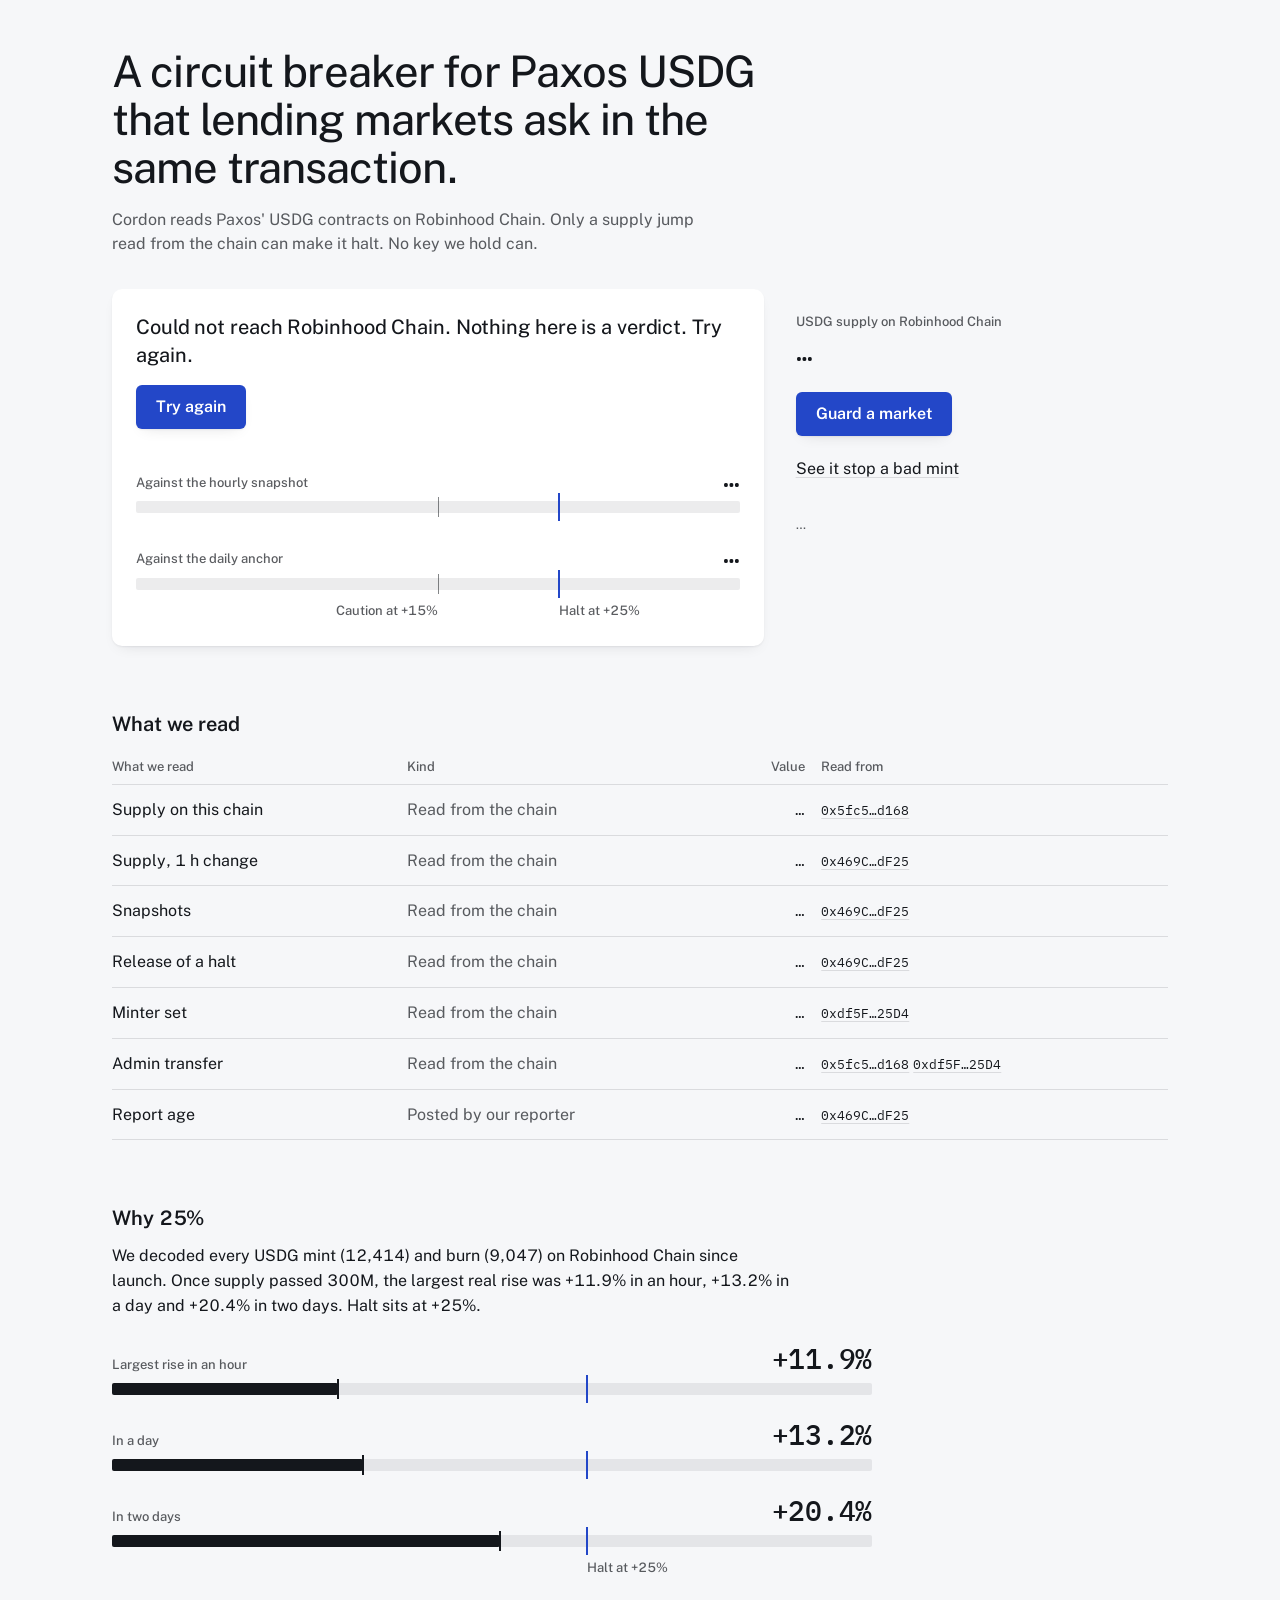
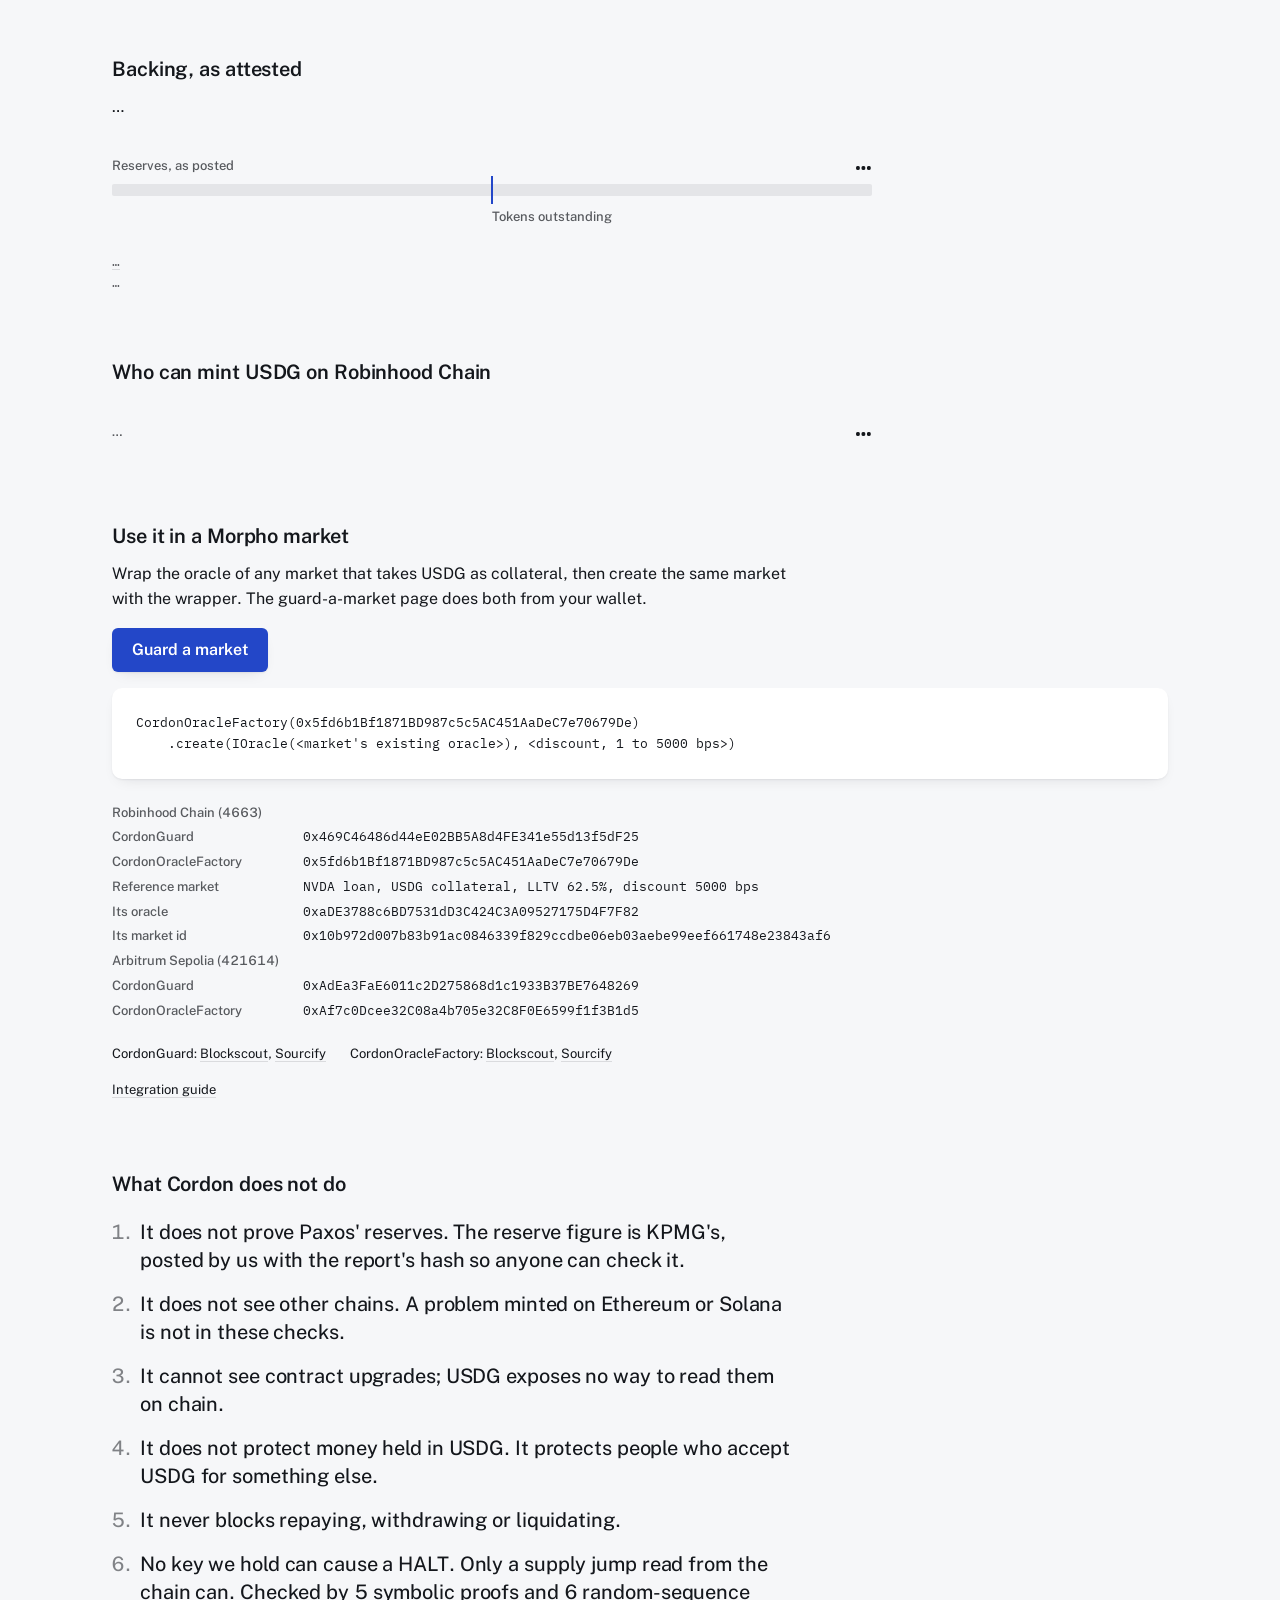
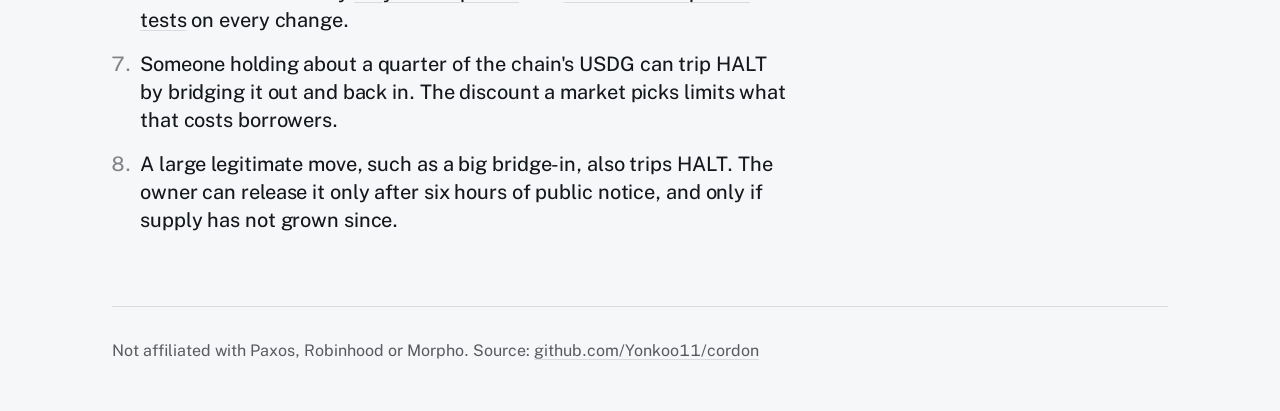
<file: web/index.html>
<!doctype html>
<html lang="en">
<head>
<meta charset="utf-8">
<meta name="viewport" content="width=device-width, initial-scale=1">
<title>Cordon: a circuit breaker for USDG on Robinhood Chain</title>
<meta name="color-scheme" content="light">
<link rel="preconnect" href="https://fonts.googleapis.com">
<link rel="preconnect" href="https://fonts.gstatic.com" crossorigin>
<link href="https://fonts.googleapis.com/css2?family=IBM+Plex+Mono:wght@400;500&family=Public+Sans:wght@400..600&display=swap" rel="stylesheet">
<link rel="stylesheet" href="tokens.css">
<style>
.top { padding-top: var(--s-7); }
.top h1 { max-width: 26ch; }
.top .sub { margin-top: var(--s-4); }

/* first screen: verdict + gauge sheet on the left, number and action on the right */
.hero { display: grid; grid-template-columns: 7fr 4fr; grid-template-rows: auto 1fr; column-gap: var(--s-6); margin-top: var(--s-6); }
.hero .bg { grid-column: 1; grid-row: 1 / 3; padding: 0; }
.verdict { grid-column: 1; grid-row: 1; position: relative; padding: var(--s-5) var(--s-5) 0; }
.gauges { grid-column: 1; grid-row: 2; position: relative; padding: var(--s-5) var(--s-5) var(--s-3); }
.side { grid-column: 2; grid-row: 1 / 3; padding-top: var(--s-5); }
.lastread { font-size: 13px; line-height: 1.4; color: var(--ink-2); }
.lastread.in-side { margin-top: var(--s-5); }
.lastread.after { display: none; }
.side .label { display: block; }
#supply { font: 500 28px/1.15 var(--f-mono); letter-spacing: -.01em; margin: var(--s-1) 0 var(--s-5); overflow-wrap: anywhere; }
.side .link-2 { margin-top: var(--s-3); }
#status-text { font-size: 20px; line-height: 1.4; font-weight: 450; letter-spacing: -.005em; max-width: 52ch; }
#status-word { font-weight: 600; color: var(--state); transition: color var(--t) var(--ease); }
#reasons { list-style: none; margin: var(--s-3) 0 0; padding: 0; max-width: 60ch; }
#reasons:empty { display: none; }
#reasons li { padding: var(--s-1) 0; color: var(--ink-2); }
#retry { margin-top: var(--s-4); }
body[data-stale="1"] [data-v], body[data-stale="1"] .g-bar, body[data-stale="1"] #backing-line, body[data-stale="1"] #minters { opacity: .55; }

/* reading table */
table { width: 100%; border-collapse: collapse; margin-top: var(--s-3); }
th { font-size: 13px; font-weight: 500; line-height: 1.4; color: var(--ink-2); text-align: left; padding: var(--s-2) var(--s-4) var(--s-2) 0; border-bottom: 1px solid var(--rule); }
th:nth-child(3), td.v { text-align: right; }
td { padding: var(--s-3) var(--s-4) var(--s-3) 0; border-bottom: 1px solid var(--rule); vertical-align: baseline; }
td.v { font-family: var(--f-mono); }
td.m a { white-space: nowrap; font-family: var(--f-mono); font-size: 13px; }
td.k { color: var(--ink-2); }

.gauges.plain { padding: 0; max-width: 760px; margin-top: var(--s-4); }
.proof { font: 400 13px/1.6 var(--f-mono); color: var(--ink-2); margin-top: var(--s-3); overflow-wrap: anywhere; }
.proof a { display: inline-block; }
dl.addr { display: grid; grid-template-columns: max-content 1fr; gap: var(--s-1) var(--s-5); margin: var(--s-5) 0 0; font-size: 13px; line-height: 1.6; }
dl.addr dt { color: var(--ink-2); font-weight: 500; }
dl.addr dd { margin: 0; font-family: var(--f-mono); overflow-wrap: anywhere; }
.links { display: flex; flex-wrap: wrap; gap: var(--s-1) var(--s-5); margin-top: var(--s-4); font-size: 13px; }
.links a { display: inline-flex; align-items: center; min-height: 32px; }
.use-btn { margin-top: var(--s-4); }
.limits ol { margin: 0; padding: 0 0 0 var(--s-5); max-width: 68ch; }
.limits li { font-size: 20px; line-height: 1.4; font-weight: 450; letter-spacing: -.005em; padding: var(--s-2) 0 var(--s-2) var(--s-1); }
.limits li::marker { color: var(--ink-3); }

@media (max-width: 760px) {
  .top { padding-top: var(--s-6); }
  .hero { grid-template-columns: 1fr; margin-top: var(--s-5); }
  .hero .bg { grid-column: 1; grid-row: 1; }
  .verdict { grid-column: 1; grid-row: 1; padding: var(--s-4); }
  .side { grid-column: 1; grid-row: 2; padding-top: var(--s-6); }
  .gauges { grid-column: 1; grid-row: 3; padding: var(--s-5) 0 0; }
  .lastread.in-side { display: none; }
  .lastread.after { display: block; grid-column: 1; grid-row: 4; padding-top: var(--s-2); }
  .hero { grid-template-rows: none; }
  #supply { font-size: 20px; margin-bottom: var(--s-4); }
  .read thead { display: none; }
  .read tr { display: grid; grid-template-columns: 1fr auto; gap: var(--s-1) var(--s-3); padding: var(--s-3) 0; border-bottom: 1px solid var(--rule); }
  .read td { border: 0; padding: 0; }
  .read td.rl { grid-column: 1; }
  .read td.v { grid-column: 2; grid-row: 1; }
  .read td.k, .read td.m { grid-column: 1 / -1; font-size: 13px; }
  .limits li { font-size: 20px; }
  dl.addr { grid-template-columns: 1fr; gap: 0; }
  dl.addr dd { margin-bottom: var(--s-3); }
  pre.code { padding: var(--s-4); }
}
</style>
</head>
<body>
<div class="wrap">
<main>
<header class="top">
  <h1>A circuit breaker for Paxos USDG that lending markets ask in the same transaction.</h1>
  <p class="sub">Cordon reads Paxos' USDG contracts on Robinhood Chain. Only a supply jump read from the chain can make it halt. No key we hold can.</p>
</header>

<div class="hero">
  <div class="sheet bg" aria-hidden="true"></div>
  <div class="verdict" id="status" aria-live="polite">
    <p id="status-text"><span id="status-word"></span><span id="status-rest">Reading Robinhood Chain…</span></p>
    <ul id="reasons"></ul>
    <button class="btn" id="retry" type="button" hidden>Try again</button>
  </div>
  <div class="gauges" aria-label="USDG supply change against the two snapshots">
    <div class="g-row">
      <div class="g-head"><span class="g-cap">Against the hourly snapshot</span><span class="g-val" id="val-hourly" data-v="hourly">…</span></div>
      <div class="gauge" style="--lo:-10;--hi:40;--t:15;--r:25">
        <span class="g-bar" id="bar-hourly" hidden></span>
        <span class="g-tick"></span><span class="g-rule"></span>
      </div>
    </div>
    <div class="g-row has-lab">
      <div class="g-head"><span class="g-cap">Against the daily anchor</span><span class="g-val" id="val-daily" data-v="daily">…</span></div>
      <div class="gauge" style="--lo:-10;--hi:40;--t:15;--r:25;--d:90ms">
        <span class="g-bar" id="bar-daily" hidden></span>
        <span class="g-tick"></span><span class="g-rule"></span>
        <span class="g-lab t end">Caution at +15%</span><span class="g-lab r">Halt at +25%</span>
      </div>
    </div>
  </div>
  <div class="side">
    <span class="label">USDG supply on Robinhood Chain</span>
    <div id="supply" data-v="supplyBig">…</div>
    <a class="btn" href="use.html">Guard a market</a><br>
    <a class="link-2" href="replay.html">See it stop a bad mint</a>
    <p class="lastread in-side">…</p>
  </div>
  <p class="lastread after">…</p>
</div>

<section class="read">
<h2>What we read</h2>
<table>
<thead><tr><th>What we read</th><th>Kind</th><th>Value</th><th>Read from</th></tr></thead>
<tbody>
<tr><td class="rl">Supply on this chain</td><td class="k">Read from the chain</td><td class="v" data-v="supply">…</td><td class="m"><a href="https://robinhoodchain.blockscout.com/address/0x5fc5360D0400a0Fd4f2af552ADD042D716F1d168" title="0x5fc5360D0400a0Fd4f2af552ADD042D716F1d168">0x5fc5…d168</a></td></tr>
<tr><td class="rl">Supply, 1 h change</td><td class="k">Read from the chain</td><td class="v" data-v="change">…</td><td class="m"><a href="https://robinhoodchain.blockscout.com/address/0x469C46486d44eE02BB5A8d4FE341e55d13f5dF25" title="0x469C46486d44eE02BB5A8d4FE341e55d13f5dF25">0x469C…dF25</a></td></tr>
<tr><td class="rl">Snapshots</td><td class="k">Read from the chain</td><td class="v" data-v="snapshots">…</td><td class="m"><a href="https://robinhoodchain.blockscout.com/address/0x469C46486d44eE02BB5A8d4FE341e55d13f5dF25" title="0x469C46486d44eE02BB5A8d4FE341e55d13f5dF25">0x469C…dF25</a></td></tr>
<tr><td class="rl">Release of a halt</td><td class="k">Read from the chain</td><td class="v" data-v="release">…</td><td class="m"><a href="https://robinhoodchain.blockscout.com/address/0x469C46486d44eE02BB5A8d4FE341e55d13f5dF25" title="0x469C46486d44eE02BB5A8d4FE341e55d13f5dF25">0x469C…dF25</a></td></tr>
<tr><td class="rl">Minter set</td><td class="k">Read from the chain</td><td class="v" data-v="minters">…</td><td class="m"><a href="https://robinhoodchain.blockscout.com/address/0xdf5FfF9cb88B3cAb50572FAE73E2EB08599D25D4" title="0xdf5FfF9cb88B3cAb50572FAE73E2EB08599D25D4">0xdf5F…25D4</a></td></tr>
<tr><td class="rl">Admin transfer</td><td class="k">Read from the chain</td><td class="v" data-v="admin">…</td><td class="m"><a href="https://robinhoodchain.blockscout.com/address/0x5fc5360D0400a0Fd4f2af552ADD042D716F1d168" title="0x5fc5360D0400a0Fd4f2af552ADD042D716F1d168">0x5fc5…d168</a> <a href="https://robinhoodchain.blockscout.com/address/0xdf5FfF9cb88B3cAb50572FAE73E2EB08599D25D4" title="0xdf5FfF9cb88B3cAb50572FAE73E2EB08599D25D4">0xdf5F…25D4</a></td></tr>
<tr><td class="rl">Report age</td><td class="k">Posted by our reporter</td><td class="v" data-v="age">…</td><td class="m"><a href="https://robinhoodchain.blockscout.com/address/0x469C46486d44eE02BB5A8d4FE341e55d13f5dF25" title="0x469C46486d44eE02BB5A8d4FE341e55d13f5dF25">0x469C…dF25</a></td></tr>
</tbody>
</table>
</section>

<section>
<h2>Why 25%</h2>
<p>We decoded every USDG mint (12,414) and burn (9,047) on Robinhood Chain since launch. Once supply passed 300M, the largest real rise was +11.9% in an hour, +13.2% in a day and +20.4% in two days. Halt sits at +25%.</p>
<div class="gauges plain" aria-label="Largest real rises against the halt line">
  <div class="g-row">
    <div class="g-head"><span class="g-cap">Largest rise in an hour</span><span class="g-val">+11.9%</span></div>
    <div class="gauge" data-static style="--lo:0;--hi:40;--t:25;--r:25"><span class="g-bar" style="--a:0;--b:11.9"></span><span class="g-rule"></span></div>
  </div>
  <div class="g-row">
    <div class="g-head"><span class="g-cap">In a day</span><span class="g-val">+13.2%</span></div>
    <div class="gauge" data-static style="--lo:0;--hi:40;--t:25;--r:25;--d:90ms"><span class="g-bar" style="--a:0;--b:13.2"></span><span class="g-rule"></span></div>
  </div>
  <div class="g-row has-lab">
    <div class="g-head"><span class="g-cap">In two days</span><span class="g-val">+20.4%</span></div>
    <div class="gauge" data-static style="--lo:0;--hi:40;--t:25;--r:25;--d:180ms"><span class="g-bar" style="--a:0;--b:20.4"></span><span class="g-rule"></span><span class="g-lab r">Halt at +25%</span></div>
  </div>
</div>
</section>

<section>
<h2>Backing, as attested</h2>
<p id="backing-line">…</p>
<div class="gauges plain" aria-label="Reserves as a share of tokens outstanding">
  <div class="g-row has-lab">
    <div class="g-head"><span class="g-cap">Reserves, as posted</span><span class="g-val" id="val-backing" data-v="backing">…</span></div>
    <div class="gauge" style="--lo:98;--hi:102;--t:100;--r:100">
      <span class="g-bar posted" id="bar-backing" hidden></span><span class="g-rule"></span><span class="g-lab r">Tokens outstanding</span>
    </div>
  </div>
</div>
<p class="proof"><a id="report-link" href="https://framerusercontent.com/assets/Xn1UQwAte85FnsDveIMX0n1qtVM.pdf">…</a><br><span id="report-sha">…</span></p>
</section>

<section>
<h2>Who can mint USDG on Robinhood Chain</h2>
<div class="gauges plain" id="minters" aria-label="Each minter's cap as a share of today's supply"><div class="g-row"><div class="g-head"><span class="g-cap">…</span><span class="g-val">…</span></div></div></div>
</section>

<section>
<h2>Use it in a Morpho market</h2>
<p>Wrap the oracle of any market that takes USDG as collateral, then create the same market with the wrapper. The guard-a-market page does both from your wallet.</p>
<a class="btn use-btn" href="use.html">Guard a market</a>
<pre class="code"><code>CordonOracleFactory(0x5fd6b1Bf1871BD987c5c5AC451AaDeC7e70679De)
    .create(IOracle(&lt;market's existing oracle&gt;), &lt;discount, 1 to 5000 bps&gt;)</code></pre>
<dl class="addr">
  <dt>Robinhood Chain (4663)</dt><dd></dd>
  <dt>CordonGuard</dt><dd>0x469C46486d44eE02BB5A8d4FE341e55d13f5dF25</dd>
  <dt>CordonOracleFactory</dt><dd>0x5fd6b1Bf1871BD987c5c5AC451AaDeC7e70679De</dd>
  <dt>Reference market</dt><dd>NVDA loan, USDG collateral, LLTV 62.5%, discount 5000 bps</dd>
  <dt>Its oracle</dt><dd>0xaDE3788c6BD7531dD3C424C3A09527175D4F7F82</dd>
  <dt>Its market id</dt><dd>0x10b972d007b83b91ac0846339f829ccdbe06eb03aebe99eef661748e23843af6</dd>
  <dt>Arbitrum Sepolia (421614)</dt><dd></dd>
  <dt>CordonGuard</dt><dd>0xAdEa3FaE6011c2D275868d1c1933B37BE7648269</dd>
  <dt>CordonOracleFactory</dt><dd>0xAf7c0Dcee32C08a4b705e32C8F0E6599f1f3B1d5</dd>
</dl>
<p class="links">
  <span>CordonGuard: <a href="https://robinhoodchain.blockscout.com/address/0x469C46486d44eE02BB5A8d4FE341e55d13f5dF25">Blockscout</a>, <a href="https://repo.sourcify.dev/4663/0x469C46486d44eE02BB5A8d4FE341e55d13f5dF25">Sourcify</a></span>
  <span>CordonOracleFactory: <a href="https://robinhoodchain.blockscout.com/address/0x5fd6b1Bf1871BD987c5c5AC451AaDeC7e70679De">Blockscout</a>, <a href="https://repo.sourcify.dev/4663/0x5fd6b1Bf1871BD987c5c5AC451AaDeC7e70679De">Sourcify</a></span>
  <span><a href="https://github.com/Yonkoo11/cordon/blob/main/INTEGRATING.md">Integration guide</a></span>
</p>
</section>

<section class="limits">
<h2>What Cordon does not do</h2>
<ol>
<li>It does not prove Paxos' reserves. The reserve figure is KPMG's, posted by us with the report's hash so anyone can check it.</li>
<li>It does not see other chains. A problem minted on Ethereum or Solana is not in these checks.</li>
<li>It cannot see contract upgrades; USDG exposes no way to read them on chain.</li>
<li>It does not protect money held in USDG. It protects people who accept USDG for something else.</li>
<li>It never blocks repaying, withdrawing or liquidating.</li>
<li>No key we hold can cause a HALT. Only a supply jump read from the chain can. Checked by <a href="https://github.com/Yonkoo11/cordon/blob/main/test/halmos/CordonGuard.halmos.t.sol">5 symbolic proofs</a> and <a href="https://github.com/Yonkoo11/cordon/blob/main/test/invariant/CordonGuard.invariant.t.sol">6 random-sequence tests</a> on every change.</li>
<li>Someone holding about a quarter of the chain's USDG can trip HALT by bridging it out and back in. The discount a market picks limits what that costs borrowers.</li>
<li>A large legitimate move, such as a big bridge-in, also trips HALT. The owner can release it only after six hours of public notice, and only if supply has not grown since.</li>
</ol>
</section>
</main>

<footer>Not affiliated with Paxos, Robinhood or Morpho. Source: <a href="https://github.com/Yonkoo11/cordon">github.com/Yonkoo11/cordon</a></footer>
</div>
<script type="module" src="chain.js"></script>
</body>
</html>
</file>
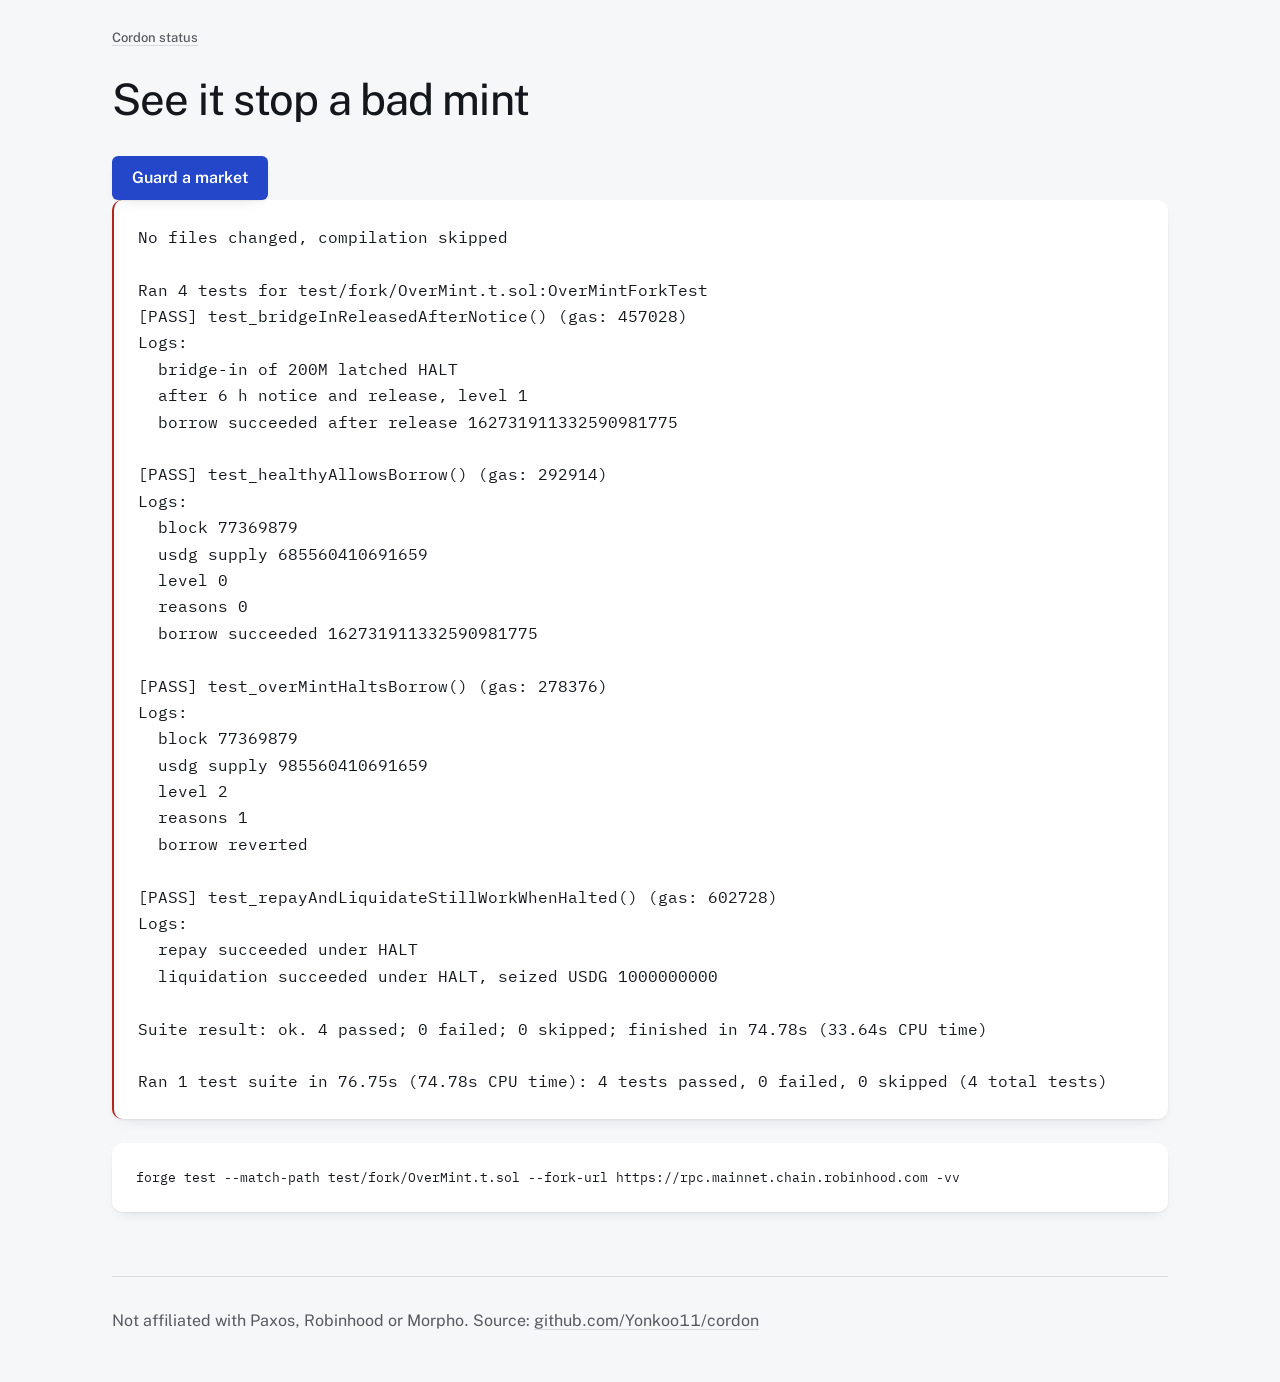
<file: web/replay.html>
<!doctype html>
<html lang="en">
<head>
<meta charset="utf-8">
<meta name="viewport" content="width=device-width, initial-scale=1">
<title>Cordon: see it stop a bad mint</title>
<meta name="color-scheme" content="light">
<link rel="preconnect" href="https://fonts.googleapis.com">
<link rel="preconnect" href="https://fonts.gstatic.com" crossorigin>
<link href="https://fonts.googleapis.com/css2?family=IBM+Plex+Mono:wght@400;500&family=Public+Sans:wght@400..600&display=swap" rel="stylesheet">
<link rel="stylesheet" href="tokens.css">
<style>
.top { padding-top: var(--s-4); }
.cta-row { margin: var(--s-5) 0 0; }
.back { display: inline-flex; align-items: center; min-height: 44px; font-size: 13px; font-weight: 500; color: var(--ink-2); }
h1 { margin: var(--s-4) 0 var(--s-6); }
#out { margin: 0; font-size: 16px; line-height: 1.65; overflow-x: auto; white-space: pre; border-left: 2px solid var(--halt); }
#missing { font-size: 20px; line-height: 1.4; font-weight: 450; margin-bottom: var(--s-6); }
#missing[hidden] { display: none; }
main > pre.code { margin-top: var(--s-5); }
@media (max-width: 760px) { #out { font-size: 14px; } }
</style>
</head>
<body>
<div class="wrap">
<main>
<header class="top">
  <a class="back" href="./">Cordon status</a>
  <h1>See it stop a bad mint</h1>
  <p class="cta-row"><a class="btn" href="use.html">Guard a market</a></p>
</header>
<p id="missing" hidden>Replay output not found. Run the command below to produce it.</p>
<pre class="sheet" id="out" aria-live="polite">…</pre>
<pre class="code"><code>forge test --match-path test/fork/OverMint.t.sol --fork-url https://rpc.mainnet.chain.robinhood.com -vv</code></pre>
</main>
<footer>Not affiliated with Paxos, Robinhood or Morpho. Source: <a href="https://github.com/Yonkoo11/cordon">github.com/Yonkoo11/cordon</a></footer>
</div>
<script type="module">
const out = document.getElementById('out');
const missing = document.getElementById('missing');
try {
  const res = await fetch('replay.txt', { cache: 'no-store' });
  if (!res.ok) throw new Error('http ' + res.status);
  const text = await res.text();
  if (!text.trim()) throw new Error('empty');
  out.textContent = text;
} catch {
  out.hidden = true;
  missing.hidden = false;
}
</script>
</body>
</html>
</file>
<file: web/tokens.css>
/* Cordon design tokens and shared components. Three tiers: base scale, semantic, components.
   Components read semantic tokens only. Raw colour values live in the base tier and nowhere else. */

/* ---------- tier 1: base scale ---------- */
:root {
  --c-ground: #F6F7F9;
  --c-sheet: #FFFFFF;
  --c-ink: #14171C;
  --c-ink-2: rgba(20, 23, 28, .70);
  --c-ink-3: rgba(20, 23, 28, .52);
  --c-rule: rgba(20, 23, 28, .12);
  --c-track: rgba(20, 23, 28, .08);
  --c-accent: #2347C8;
  --c-accent-ink: #FFFFFF;
  --c-healthy: #1D7A45;
  --c-caution: #8F5C00;
  --c-halt: #B3261E;

  --f-text: "Public Sans", system-ui, sans-serif;
  --f-mono: "IBM Plex Mono", ui-monospace, monospace;

  --s-1: 4px;
  --s-2: 8px;
  --s-3: 12px;
  --s-4: 16px;
  --s-5: 24px;
  --s-6: 32px;
  --s-7: 48px;
  --s-8: 64px;
  --s-9: 96px;

  --r-track: 2px;
  --r-control: 6px;
  --r-card: 10px;

  --ease: cubic-bezier(.23, 1, .32, 1);
  --t: 180ms;
  --t-press: 120ms;
  --t-enter: 600ms;

  --shadow: 0 1px 2px rgba(20, 23, 28, .06), 0 6px 16px -8px rgba(20, 23, 28, .14);
  --shadow-up: 0 1px 2px rgba(20, 23, 28, .08), 0 10px 24px -10px rgba(20, 23, 28, .22);
}

/* ---------- tier 2: semantic ---------- */
:root {
  --ground: var(--c-ground);
  --surface: var(--c-sheet);
  --ink-1: var(--c-ink);
  --ink-2: var(--c-ink-2);
  --ink-3: var(--c-ink-3);
  --rule: var(--c-rule);
  --track: var(--c-track);
  --accent: var(--c-accent);
  --accent-ink: var(--c-accent-ink);
  --caution: var(--c-caution);
  --halt: var(--c-halt);
  --line: var(--c-accent);
  --state: var(--ink-3);
}
body[data-level="healthy"] { --state: var(--c-healthy); }
body[data-level="caution"] { --state: var(--c-caution); }
body[data-level="halt"] { --state: var(--c-halt); }

/* ---------- tier 3: base elements ---------- */
*, *::before, *::after { box-sizing: border-box; }
html { -webkit-text-size-adjust: 100%; }
body {
  margin: 0;
  background: var(--ground);
  color: var(--ink-1);
  font: 400 16px/1.55 var(--f-text);
  font-variant-numeric: tabular-nums;
  -webkit-font-smoothing: antialiased;
  -webkit-tap-highlight-color: transparent;
}
.wrap { max-width: 1120px; margin: 0 auto; padding: 0 var(--s-6); }
h1 { font-weight: 450; font-size: clamp(30px, 3.4vw, 44px); line-height: 1.1; letter-spacing: -.02em; margin: 0; }
h2 { font-weight: 600; font-size: 20px; line-height: 1.4; letter-spacing: -.005em; margin: 0 0 var(--s-3); }
p { margin: 0; }
code, pre, .mono { font-family: var(--f-mono); font-variant-ligatures: none; }
.sub { color: var(--ink-2); max-width: 60ch; }
.label { font-size: 13px; font-weight: 500; line-height: 1.4; color: var(--ink-2); }
.note { font-size: 13px; line-height: 1.4; color: var(--ink-2); }

a {
  color: inherit;
  text-decoration: underline;
  text-decoration-thickness: 1px;
  text-underline-offset: 3px;
  text-decoration-color: var(--rule);
  transition: text-decoration-color var(--t) var(--ease);
}
@media (hover: hover) { a:hover { text-decoration-color: var(--ink-1); } }
:focus-visible { outline: 2px solid var(--accent); outline-offset: 2px; }

main > section { margin-top: var(--s-8); }
main > section > p { max-width: 68ch; }

/* ---------- buttons ---------- */
.btn {
  display: inline-flex;
  align-items: center;
  justify-content: center;
  height: 44px;
  padding: 0 20px;
  border: 0;
  border-radius: var(--r-control);
  background: var(--accent);
  color: var(--accent-ink);
  font: 600 16px/1 var(--f-text);
  text-decoration: none;
  cursor: pointer;
  box-shadow: var(--shadow);
  transition: transform var(--t) var(--ease), box-shadow var(--t) var(--ease);
}
@media (hover: hover) { .btn:hover:not(:disabled) { transform: translateY(-1px); box-shadow: var(--shadow-up); } }
.btn:active:not(:disabled) { transform: scale(.98); transition-duration: var(--t-press); }
.btn:disabled { opacity: .45; cursor: not-allowed; box-shadow: none; }
.btn[hidden] { display: none; }
.link-2 { display: inline-flex; align-items: center; min-height: 44px; }

/* ---------- sheets, code, footer ---------- */
.sheet { background: var(--surface); box-shadow: var(--shadow); border-radius: var(--r-card); padding: var(--s-5); }
pre.code {
  margin: var(--s-4) 0 0;
  background: var(--surface);
  box-shadow: var(--shadow);
  border-radius: var(--r-card);
  padding: var(--s-5);
  overflow-x: auto;
  font-size: 13px;
  line-height: 1.65;
  -webkit-overflow-scrolling: touch;
}
footer { margin-top: var(--s-8); padding: var(--s-6) 0 var(--s-7); border-top: 1px solid var(--rule); color: var(--ink-2); overflow-wrap: anywhere; }

/* ---------- the line: .gauge ----------
   .gauge is the track. 1 --gu is 1% of its own width, so every position is calc(<domain %> * var(--gu)).
   Set --lo and --hi (the domain), --t (tick) and --r (rule) in domain units. A bar sets --a and --b. */
.g-row { padding: var(--s-2) 0; }
.g-row.has-lab { padding-bottom: 36px; }
.g-row.has-lab.stack { padding-bottom: 56px; }
.g-head { display: flex; justify-content: space-between; align-items: baseline; gap: var(--s-3); margin-bottom: var(--s-2); }
.g-cap { font-size: 13px; font-weight: 500; line-height: 1.4; color: var(--ink-2); min-width: 0; overflow-wrap: anywhere; }
.g-cap .g-id { display: block; font: 400 16px/1.4 var(--f-mono); color: var(--ink-1); }
.g-val { font: 500 28px/1.15 var(--f-mono); letter-spacing: -.01em; color: var(--ink-1); white-space: nowrap; text-align: right; }
.g-val.words { font: 500 13px/1.4 var(--f-text); letter-spacing: 0; color: var(--ink-2); }

.gauge {
  --lo: 0; --hi: 100; --t: 100000; --r: 100000;
  --gu: calc(100cqw / 100);
  container-type: inline-size;
  position: relative;
  height: 12px;
  margin: var(--s-2) 0;
  background: var(--track);
  border-radius: var(--r-track);
}
.g-bar, .g-rule, .g-tick, .g-lab {
  --x: calc((var(--p) - var(--lo)) / (var(--hi) - var(--lo)) * 100 * var(--gu));
}
.g-rule { --p: var(--r); position: absolute; left: var(--x); top: -8px; width: 2px; height: 28px; margin-left: -1px; background: var(--line); }
.g-tick { --p: var(--t); position: absolute; left: var(--x); top: -4px; width: 1px; height: 20px; background: var(--ink-3); }
.g-lab { position: absolute; left: var(--x); top: 24px; font-size: 13px; font-weight: 500; line-height: 1.4; color: var(--ink-2); white-space: nowrap; }
.g-lab.t { --p: var(--t); }
.g-lab.r { --p: var(--r); }
.g-lab.end { transform: translateX(-100%); }
.g-lab.low { top: 44px; white-space: normal; max-width: calc(100cqw - var(--x)); }

.g-bar {
  --xa: calc((var(--a) - var(--lo)) / (var(--hi) - var(--lo)) * 100 * var(--gu));
  --xb: calc((var(--b) - var(--lo)) / (var(--hi) - var(--lo)) * 100 * var(--gu));
  --tx: calc((var(--t) - var(--lo)) / (var(--hi) - var(--lo)) * 100 * var(--gu));
  --rx: calc((var(--r) - var(--lo)) / (var(--hi) - var(--lo)) * 100 * var(--gu));
  position: absolute;
  top: 0;
  left: var(--xa);
  width: calc(var(--xb) - var(--xa));
  height: 12px;
  border-radius: var(--r-track);
  background-image: linear-gradient(90deg, var(--ink-1) 0, var(--ink-1) var(--tx), var(--caution) var(--tx), var(--caution) var(--rx), var(--halt) var(--rx), var(--halt) 100cqw);
  background-repeat: no-repeat;
  background-size: calc(100 * var(--gu)) 100%;
  background-position-x: calc(-1 * var(--xa));
  transform-origin: left center;
  transform: scaleX(0);
  visibility: hidden;
}
.g-bar.neg { transform-origin: right center; }
/* the value marker: where the reading sits, visible even when the change is 0 */
.g-bar::after { content: ""; position: absolute; top: -4px; right: -1px; width: 2px; height: 20px; background: var(--ink-1); }
.g-bar.neg::after { right: auto; left: -1px; }
.g-bar.posted::after { top: -6px; }
.g-bar.over { clip-path: polygon(0 0, 100% 0, calc(100% - 6px) 50%, 100% 100%, 0 100%); }
.g-bar.over-l { clip-path: polygon(0 0, 100% 0, 100% 100%, 0 100%, 6px 50%); }
.g-bar.posted {
  background: none;
  border: 2px dashed var(--ink-1);
}
.g-bar.posted.low { border-color: var(--halt); }
.gauge.read .g-bar {
  visibility: visible;
  transform: scaleX(1);
  transition: transform var(--t-enter) var(--ease) var(--d, 0ms);
}

@media (max-width: 760px) {
  .wrap { padding: 0 var(--s-4); }
  main > section { margin-top: var(--s-7); }
  .g-val { font-size: 20px; }
  .sheet { padding: var(--s-4); }
}
@media (prefers-reduced-motion: reduce) {
  *, *::before, *::after { transition-duration: .01ms !important; animation-duration: .01ms !important; }
  .g-bar { transform: none !important; }
}
</file>
